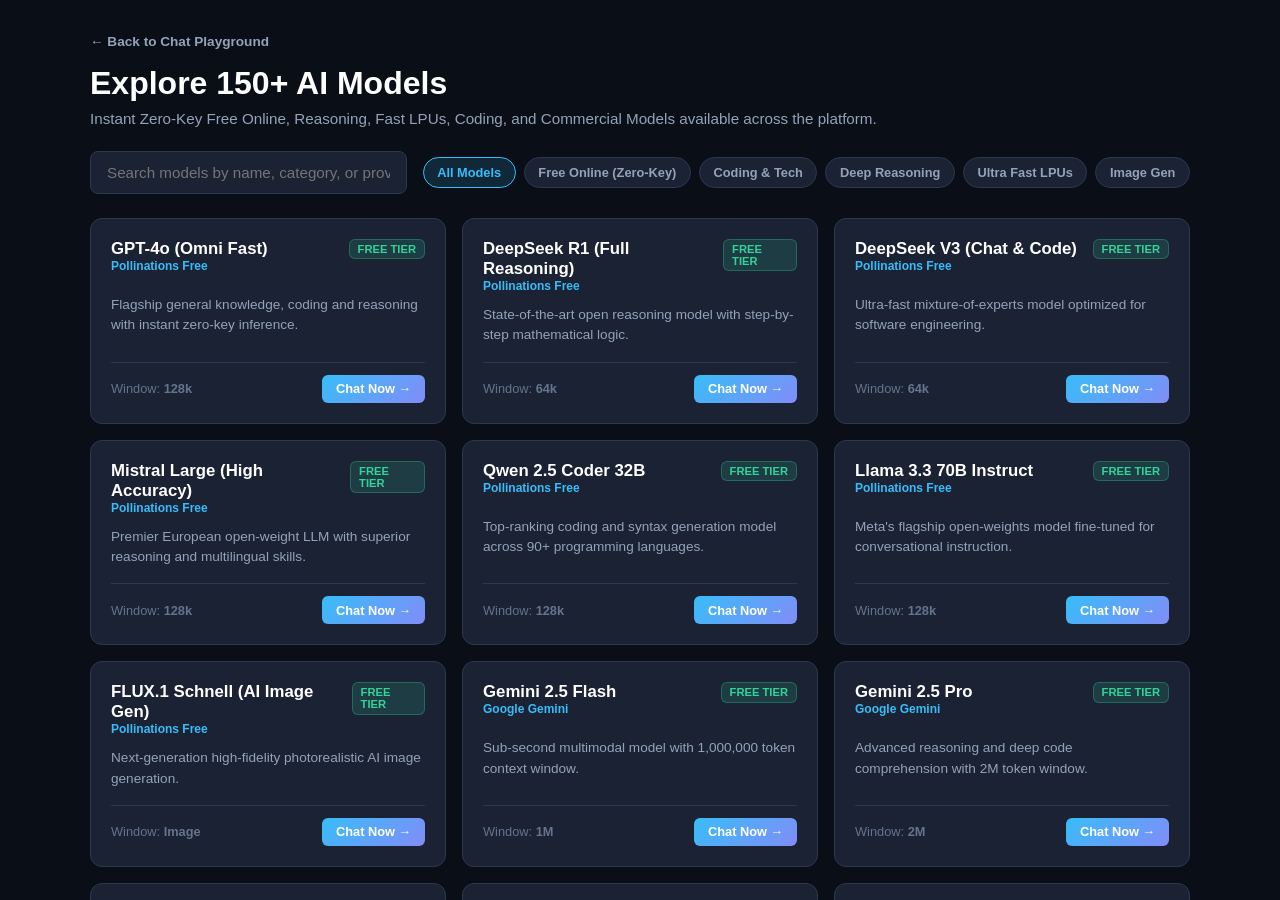
<file: models.html>
<!DOCTYPE html>
<html lang="en">
<head>
  <meta charset="UTF-8">
  <meta name="viewport" content="width=device-width, initial-scale=1.0">
  <title>Model Explorer - AI Gateway Web Client (150+ Models)</title>
  <link rel="stylesheet" href="css/styles.css">
  <style>
    .models-page {
      width: 100%;
      height: 100vh;
      overflow-y: auto;
      padding: 2rem;
      background-color: var(--bg-primary);
    }
    .models-container {
      max-width: 1100px;
      margin: 0 auto;
    }
    .page-title {
      font-size: 2rem;
      font-weight: 800;
      color: #fff;
      margin-bottom: 0.5rem;
    }
    .page-subtitle {
      color: var(--text-secondary);
      margin-bottom: 1.5rem;
      font-size: 0.95rem;
    }
    .search-filter-bar {
      display: flex;
      flex-wrap: wrap;
      gap: 1rem;
      align-items: center;
      margin-bottom: 1.5rem;
    }
    .search-input {
      flex: 1;
      min-width: 260px;
      background-color: var(--bg-card);
      border: 1px solid var(--border-color);
      border-radius: 8px;
      padding: 0.75rem 1rem;
      color: #fff;
      outline: none;
      font-size: 0.95rem;
    }
    .filter-chips {
      display: flex;
      flex-wrap: wrap;
      gap: 0.5rem;
    }
    .chip {
      background-color: var(--bg-card);
      border: 1px solid var(--border-color);
      color: var(--text-secondary);
      padding: 0.45rem 0.85rem;
      border-radius: 999px;
      font-size: 0.8rem;
      font-weight: 600;
      cursor: pointer;
      transition: var(--transition);
    }
    .chip.active, .chip:hover {
      background-color: rgba(56, 189, 248, 0.15);
      border-color: var(--accent-cyan);
      color: var(--accent-cyan);
    }
    .models-grid {
      display: grid;
      grid-template-columns: repeat(auto-fill, minmax(320px, 1fr));
      gap: 1rem;
    }
    .model-card {
      background-color: var(--bg-card);
      border: 1px solid var(--border-color);
      border-radius: 12px;
      padding: 1.25rem;
      display: flex;
      flex-direction: column;
      justify-content: space-between;
      gap: 0.75rem;
      transition: var(--transition);
    }
    .model-card:hover {
      border-color: var(--border-focus);
      transform: translateY(-2px);
      box-shadow: 0 8px 24px rgba(0,0,0,0.3);
    }
    .card-top {
      display: flex;
      justify-content: space-between;
      align-items: flex-start;
      gap: 0.5rem;
    }
    .card-model-name {
      font-size: 1.05rem;
      font-weight: 700;
      color: #fff;
    }
    .card-provider {
      font-size: 0.75rem;
      color: var(--accent-cyan);
      font-weight: 600;
    }
    .card-badge {
      font-size: 0.7rem;
      font-weight: 700;
      padding: 0.2rem 0.5rem;
      border-radius: 6px;
      text-transform: uppercase;
    }
    .badge-free {
      background-color: rgba(52, 211, 153, 0.15);
      color: var(--accent-green);
      border: 1px solid rgba(52, 211, 153, 0.3);
    }
    .badge-commercial {
      background-color: rgba(129, 140, 248, 0.15);
      color: var(--accent-violet);
      border: 1px solid rgba(129, 140, 248, 0.3);
    }
    .card-desc {
      font-size: 0.85rem;
      color: var(--text-secondary);
      line-height: 1.5;
    }
    .card-footer {
      display: flex;
      align-items: center;
      justify-content: space-between;
      border-top: 1px solid var(--border-color);
      padding-top: 0.75rem;
      margin-top: 0.25rem;
    }
    .card-context {
      font-size: 0.8rem;
      color: var(--text-muted);
    }
    .btn-launch {
      background: linear-gradient(135deg, var(--accent-cyan), var(--accent-violet));
      color: #fff;
      border: none;
      padding: 0.4rem 0.85rem;
      border-radius: 6px;
      font-size: 0.8rem;
      font-weight: 600;
      text-decoration: none;
      cursor: pointer;
      transition: var(--transition);
    }
    .btn-launch:hover {
      transform: translateY(-1px);
    }
    .back-nav {
      margin-bottom: 1rem;
      display: inline-flex;
      align-items: center;
      gap: 0.4rem;
      color: var(--text-secondary);
      text-decoration: none;
      font-size: 0.85rem;
      font-weight: 600;
    }
    .back-nav:hover { color: var(--accent-cyan); }
  </style>
</head>
<body>
  <div class="models-page">
    <div class="models-container">
      <a href="index.html" class="back-nav">← Back to Chat Playground</a>
      <h1 class="page-title">Explore 150+ AI Models</h1>
      <p class="page-subtitle">Instant Zero-Key Free Online, Reasoning, Fast LPUs, Coding, and Commercial Models available across the platform.</p>

      <div class="search-filter-bar">
        <input type="text" class="search-input" id="searchFilter" placeholder="Search models by name, category, or provider (e.g. GPT-4o, DeepSeek, Gemini, Llama)...">
        <div class="filter-chips">
          <button class="chip active" data-filter="all">All Models</button>
          <button class="chip" data-filter="free_online">Free Online (Zero-Key)</button>
          <button class="chip" data-filter="coding">Coding & Tech</button>
          <button class="chip" data-filter="reasoning">Deep Reasoning</button>
          <button class="chip" data-filter="fast">Ultra Fast LPUs</button>
          <button class="chip" data-filter="image">Image Gen</button>
        </div>
      </div>

      <div class="models-grid" id="modelsGrid">
        <!-- Rendered dynamically from models_data.js -->
      </div>
    </div>
  </div>

  <script src="js/models_data.js"></script>
  <script>
    const grid = document.getElementById("modelsGrid");
    const searchInput = document.getElementById("searchFilter");
    const chips = document.querySelectorAll(".chip");
    let currentCategory = "all";

    function renderModels() {
      const q = searchInput.value.toLowerCase().trim();
      const filtered = ALL_MODELS.filter(m => {
        const matchesCategory = (currentCategory === "all") || (m.category === currentCategory);
        const matchesSearch = !q || m.name.toLowerCase().includes(q) || m.id.toLowerCase().includes(q) || m.providerName.toLowerCase().includes(q) || m.desc.toLowerCase().includes(q);
        return matchesCategory && matchesSearch;
      });

      if (filtered.length === 0) {
        grid.innerHTML = `<div style="grid-column: 1 / -1; text-align:center; padding: 3rem; color: var(--text-muted);">No matching models found. Try another search query.</div>`;
        return;
      }

      grid.innerHTML = filtered.map(m => `
        <div class="model-card">
          <div class="card-top">
            <div>
              <div class="card-model-name">${m.name}</div>
              <div class="card-provider">${m.providerName}</div>
            </div>
            <span class="card-badge ${m.isFree ? 'badge-free' : 'badge-commercial'}">${m.isFree ? 'Free Tier' : 'API Key'}</span>
          </div>
          <p class="card-desc">${m.desc}</p>
          <div class="card-footer">
            <span class="card-context">Window: <strong>${m.context}</strong></span>
            <a href="index.html?model=${encodeURIComponent(m.id)}" class="btn-launch">Chat Now →</a>
          </div>
        </div>
      `).join("");
    }

    searchInput.addEventListener("input", renderModels);

    chips.forEach(chip => {
      chip.addEventListener("click", () => {
        chips.forEach(c => c.classList.remove("active"));
        chip.classList.add("active");
        currentCategory = chip.dataset.filter;
        renderModels();
      });
    });

    renderModels();
  </script>
</body>
</html>
</file>
<file: css/styles.css>
:root {
  --bg-primary: #0a0e17;
  --bg-secondary: #111827;
  --bg-card: #1a2234;
  --bg-input: #1f293d;
  --border-color: #2e384d;
  --border-focus: #38bdf8;
  --text-primary: #f8fafc;
  --text-secondary: #94a3b8;
  --text-muted: #64748b;
  --accent-cyan: #38bdf8;
  --accent-violet: #818cf8;
  --accent-green: #34d399;
  --accent-amber: #fbbf24;
  --accent-rose: #f43f5e;
  --font-family: -apple-system, BlinkMacSystemFont, "Segoe UI", Roboto, "Helvetica Neue", Arial, sans-serif;
  --code-font: "JetBrains Mono", Consolas, Monaco, "Courier New", monospace;
  --sidebar-width: 280px;
  --transition: all 0.2s cubic-bezier(0.4, 0, 0.2, 1);
}

* {
  box-sizing: border-box;
  margin: 0;
  padding: 0;
}

body {
  font-family: var(--font-family);
  background-color: var(--bg-primary);
  color: var(--text-primary);
  height: 100vh;
  display: flex;
  overflow: hidden;
  -webkit-font-smoothing: antialiased;
}

/* App Layout */
.app-container {
  display: flex;
  width: 100vw;
  height: 100vh;
  position: relative;
}

/* Sidebar */
.sidebar {
  width: var(--sidebar-width);
  background-color: var(--bg-secondary);
  border-right: 1px solid var(--border-color);
  display: flex;
  flex-direction: column;
  height: 100%;
  flex-shrink: 0;
  transition: transform 0.3s ease;
  z-index: 50;
}

.sidebar-header {
  padding: 1.25rem 1rem;
  border-bottom: 1px solid var(--border-color);
  display: flex;
  align-items: center;
  justify-content: space-between;
}

.brand {
  display: flex;
  align-items: center;
  gap: 0.6rem;
  text-decoration: none;
  color: var(--text-primary);
  font-weight: 700;
  font-size: 1.1rem;
}

.brand-icon {
  width: 32px;
  height: 32px;
  background: linear-gradient(135deg, var(--accent-cyan), var(--accent-violet));
  border-radius: 8px;
  display: flex;
  align-items: center;
  justify-content: center;
  color: #fff;
  font-weight: 900;
  font-size: 1rem;
}

.new-chat-btn {
  margin: 1rem;
  background: linear-gradient(135deg, rgba(56, 189, 248, 0.15), rgba(129, 140, 248, 0.15));
  border: 1px solid rgba(56, 189, 248, 0.3);
  color: var(--accent-cyan);
  padding: 0.75rem 1rem;
  border-radius: 8px;
  display: flex;
  align-items: center;
  justify-content: center;
  gap: 0.5rem;
  font-weight: 600;
  font-size: 0.9rem;
  cursor: pointer;
  transition: var(--transition);
}

.new-chat-btn:hover {
  background: linear-gradient(135deg, rgba(56, 189, 248, 0.25), rgba(129, 140, 248, 0.25));
  border-color: var(--accent-cyan);
  transform: translateY(-1px);
}

.chat-history {
  flex: 1;
  overflow-y: auto;
  padding: 0.5rem 0.75rem;
  display: flex;
  flex-direction: column;
  gap: 0.25rem;
}

.history-item {
  padding: 0.6rem 0.75rem;
  border-radius: 6px;
  color: var(--text-secondary);
  font-size: 0.85rem;
  cursor: pointer;
  display: flex;
  align-items: center;
  justify-content: space-between;
  transition: var(--transition);
  white-space: nowrap;
  overflow: hidden;
  text-overflow: ellipsis;
}

.history-item:hover, .history-item.active {
  background-color: var(--bg-card);
  color: var(--text-primary);
}

.sidebar-footer {
  padding: 1rem;
  border-top: 1px solid var(--border-color);
  display: flex;
  flex-direction: column;
  gap: 0.5rem;
}

.nav-link {
  display: flex;
  align-items: center;
  gap: 0.6rem;
  padding: 0.5rem 0.75rem;
  border-radius: 6px;
  color: var(--text-secondary);
  text-decoration: none;
  font-size: 0.85rem;
  font-weight: 500;
  transition: var(--transition);
}

.nav-link:hover {
  background-color: var(--bg-card);
  color: var(--text-primary);
}

/* Main Chat Area */
.chat-main {
  flex: 1;
  display: flex;
  flex-direction: column;
  height: 100%;
  background-color: var(--bg-primary);
  position: relative;
  overflow: hidden;
}

/* Chat Header */
.chat-header {
  height: 64px;
  padding: 0 1.5rem;
  border-bottom: 1px solid var(--border-color);
  background-color: rgba(17, 24, 39, 0.75);
  backdrop-filter: blur(12px);
  display: flex;
  align-items: center;
  justify-content: space-between;
  z-index: 10;
}

.header-left {
  display: flex;
  align-items: center;
  gap: 1rem;
}

.sidebar-toggle {
  display: none;
  background: transparent;
  border: none;
  color: var(--text-secondary);
  font-size: 1.25rem;
  cursor: pointer;
}

.model-selector-wrapper {
  display: flex;
  align-items: center;
  gap: 0.5rem;
}

.model-select {
  background-color: var(--bg-card);
  border: 1px solid var(--border-color);
  color: var(--text-primary);
  font-size: 0.88rem;
  font-weight: 500;
  padding: 0.45rem 0.9rem;
  border-radius: 8px;
  cursor: pointer;
  outline: none;
  transition: var(--transition);
}

.model-select:focus {
  border-color: var(--border-focus);
}

.header-badge {
  display: inline-flex;
  align-items: center;
  gap: 0.4rem;
  padding: 0.25rem 0.6rem;
  background-color: rgba(52, 211, 153, 0.1);
  border: 1px solid rgba(52, 211, 153, 0.3);
  color: var(--accent-green);
  border-radius: 999px;
  font-size: 0.75rem;
  font-weight: 600;
}

.badge-dot {
  width: 6px;
  height: 6px;
  background-color: var(--accent-green);
  border-radius: 50%;
  animation: pulse 2s infinite;
}

@keyframes pulse {
  0% { opacity: 0.4; }
  50% { opacity: 1; }
  100% { opacity: 0.4; }
}

.header-actions {
  display: flex;
  align-items: center;
  gap: 0.6rem;
}

.btn-icon {
  background-color: var(--bg-card);
  border: 1px solid var(--border-color);
  color: var(--text-secondary);
  width: 36px;
  height: 36px;
  border-radius: 8px;
  display: flex;
  align-items: center;
  justify-content: center;
  cursor: pointer;
  transition: var(--transition);
}

.btn-icon:hover {
  color: var(--text-primary);
  border-color: var(--text-secondary);
}

/* Chat Messages */
.messages-container {
  flex: 1;
  overflow-y: auto;
  padding: 1.5rem;
  display: flex;
  flex-direction: column;
  gap: 1.25rem;
  scroll-behavior: smooth;
}

.message-wrapper {
  display: flex;
  gap: 1rem;
  max-width: 860px;
  width: 100%;
  margin: 0 auto;
}

.message-avatar {
  width: 36px;
  height: 36px;
  border-radius: 8px;
  display: flex;
  align-items: center;
  justify-content: center;
  font-size: 0.95rem;
  font-weight: 700;
  flex-shrink: 0;
}

.user-avatar {
  background: linear-gradient(135deg, var(--accent-cyan), #0284c7);
  color: #fff;
}

.assistant-avatar {
  background: linear-gradient(135deg, var(--accent-violet), #6366f1);
  color: #fff;
}

.message-content {
  flex: 1;
  line-height: 1.6;
  font-size: 0.95rem;
  word-break: break-word;
}

.user-message .message-content {
  background-color: var(--bg-card);
  padding: 0.85rem 1.1rem;
  border-radius: 12px;
  border: 1px solid var(--border-color);
  display: inline-block;
  max-width: fit-content;
}

.assistant-message .message-content {
  color: var(--text-primary);
}

/* Markdown Rendering in Assistant Message */
.assistant-message p { margin-bottom: 0.8rem; }
.assistant-message p:last-child { margin-bottom: 0; }
.assistant-message h1, .assistant-message h2, .assistant-message h3 {
  margin: 1.2rem 0 0.6rem 0;
  color: #fff;
}
.assistant-message ul, .assistant-message ol {
  margin-left: 1.5rem;
  margin-bottom: 0.8rem;
}
.assistant-message code {
  font-family: var(--code-font);
  background-color: rgba(0,0,0,0.3);
  padding: 0.15rem 0.4rem;
  border-radius: 4px;
  font-size: 0.88rem;
  color: #38bdf8;
}
.assistant-message pre {
  background-color: #0d1117;
  border: 1px solid var(--border-color);
  border-radius: 8px;
  padding: 1rem;
  margin: 0.8rem 0;
  overflow-x: auto;
  position: relative;
}
.assistant-message pre code {
  background-color: transparent;
  padding: 0;
  color: #e2e8f0;
}
.code-header {
  display: flex;
  justify-content: space-between;
  align-items: center;
  background-color: #161b22;
  padding: 0.35rem 0.85rem;
  border-top-left-radius: 8px;
  border-top-right-radius: 8px;
  border: 1px solid var(--border-color);
  border-bottom: none;
  font-size: 0.75rem;
  color: var(--text-muted);
}
.copy-btn {
  background: transparent;
  border: none;
  color: var(--text-secondary);
  font-size: 0.75rem;
  cursor: pointer;
  display: flex;
  align-items: center;
  gap: 0.3rem;
}
.copy-btn:hover { color: var(--accent-cyan); }

/* Image Generation Output */
.ai-generated-image {
  max-width: 100%;
  border-radius: 12px;
  border: 1px solid var(--border-color);
  margin-top: 0.5rem;
  box-shadow: 0 8px 24px rgba(0,0,0,0.5);
}

/* Chat Input Bar */
.chat-input-wrapper {
  padding: 1rem 1.5rem 1.5rem 1.5rem;
  max-width: 860px;
  width: 100%;
  margin: 0 auto;
}

.input-container {
  background-color: var(--bg-card);
  border: 1px solid var(--border-color);
  border-radius: 14px;
  padding: 0.75rem 1rem;
  display: flex;
  flex-direction: column;
  gap: 0.6rem;
  box-shadow: 0 4px 20px rgba(0,0,0,0.25);
  transition: var(--transition);
}

.input-container:focus-within {
  border-color: var(--border-focus);
  box-shadow: 0 4px 24px rgba(56, 189, 248, 0.15);
}

.chat-textarea {
  background: transparent;
  border: none;
  color: var(--text-primary);
  font-family: inherit;
  font-size: 0.95rem;
  resize: none;
  outline: none;
  max-height: 180px;
  min-height: 24px;
  line-height: 1.5;
}

.input-toolbar {
  display: flex;
  align-items: center;
  justify-content: space-between;
}

.toolbar-left {
  display: flex;
  align-items: center;
  gap: 0.4rem;
}

.mode-pill {
  padding: 0.25rem 0.6rem;
  border-radius: 6px;
  font-size: 0.75rem;
  font-weight: 600;
  cursor: pointer;
  background-color: var(--bg-input);
  color: var(--text-secondary);
  border: 1px solid transparent;
  transition: var(--transition);
}

.mode-pill.active {
  background-color: rgba(56, 189, 248, 0.15);
  color: var(--accent-cyan);
  border-color: rgba(56, 189, 248, 0.3);
}

.toolbar-right {
  display: flex;
  align-items: center;
  gap: 0.5rem;
}

.btn-send {
  background: linear-gradient(135deg, var(--accent-cyan), var(--accent-violet));
  border: none;
  color: #fff;
  width: 34px;
  height: 34px;
  border-radius: 8px;
  display: flex;
  align-items: center;
  justify-content: center;
  cursor: pointer;
  transition: var(--transition);
}

.btn-send:hover {
  transform: scale(1.05);
}

.btn-send:disabled {
  opacity: 0.4;
  cursor: not-allowed;
  transform: none;
}

/* Modals */
.modal-backdrop {
  position: fixed;
  inset: 0;
  background: rgba(0, 0, 0, 0.75);
  backdrop-filter: blur(6px);
  display: none;
  align-items: center;
  justify-content: center;
  z-index: 100;
}

.modal-backdrop.active {
  display: flex;
}

.modal-card {
  background-color: var(--bg-secondary);
  border: 1px solid var(--border-color);
  border-radius: 16px;
  width: 90%;
  max-width: 580px;
  max-height: 85vh;
  display: flex;
  flex-direction: column;
  overflow: hidden;
  box-shadow: 0 20px 40px rgba(0,0,0,0.6);
}

.modal-header {
  padding: 1.25rem 1.5rem;
  border-bottom: 1px solid var(--border-color);
  display: flex;
  align-items: center;
  justify-content: space-between;
}

.modal-body {
  padding: 1.5rem;
  overflow-y: auto;
  display: flex;
  flex-direction: column;
  gap: 1.25rem;
}

.form-group {
  display: flex;
  flex-direction: column;
  gap: 0.4rem;
}

.form-label {
  font-size: 0.85rem;
  font-weight: 600;
  color: var(--text-secondary);
}

.form-input {
  background-color: var(--bg-card);
  border: 1px solid var(--border-color);
  color: var(--text-primary);
  padding: 0.65rem 0.9rem;
  border-radius: 8px;
  outline: none;
  font-size: 0.9rem;
  transition: var(--transition);
}

.form-input:focus {
  border-color: var(--border-focus);
}

.modal-footer {
  padding: 1rem 1.5rem;
  border-top: 1px solid var(--border-color);
  display: flex;
  justify-content: flex-end;
  gap: 0.75rem;
}

.btn-primary {
  background: linear-gradient(135deg, var(--accent-cyan), var(--accent-violet));
  border: none;
  color: #fff;
  padding: 0.55rem 1.25rem;
  border-radius: 8px;
  font-weight: 600;
  cursor: pointer;
  transition: var(--transition);
}

.btn-secondary {
  background: var(--bg-card);
  border: 1px solid var(--border-color);
  color: var(--text-secondary);
  padding: 0.55rem 1.25rem;
  border-radius: 8px;
  font-weight: 500;
  cursor: pointer;
  transition: var(--transition);
}

/* Responsive Media Queries */
@media (max-width: 768px) {
  .sidebar {
    position: fixed;
    top: 0;
    left: 0;
    bottom: 0;
    transform: translateX(-100%);
  }
  .sidebar.open {
    transform: translateX(0);
  }
  .sidebar-toggle {
    display: block;
  }
}
</file>
